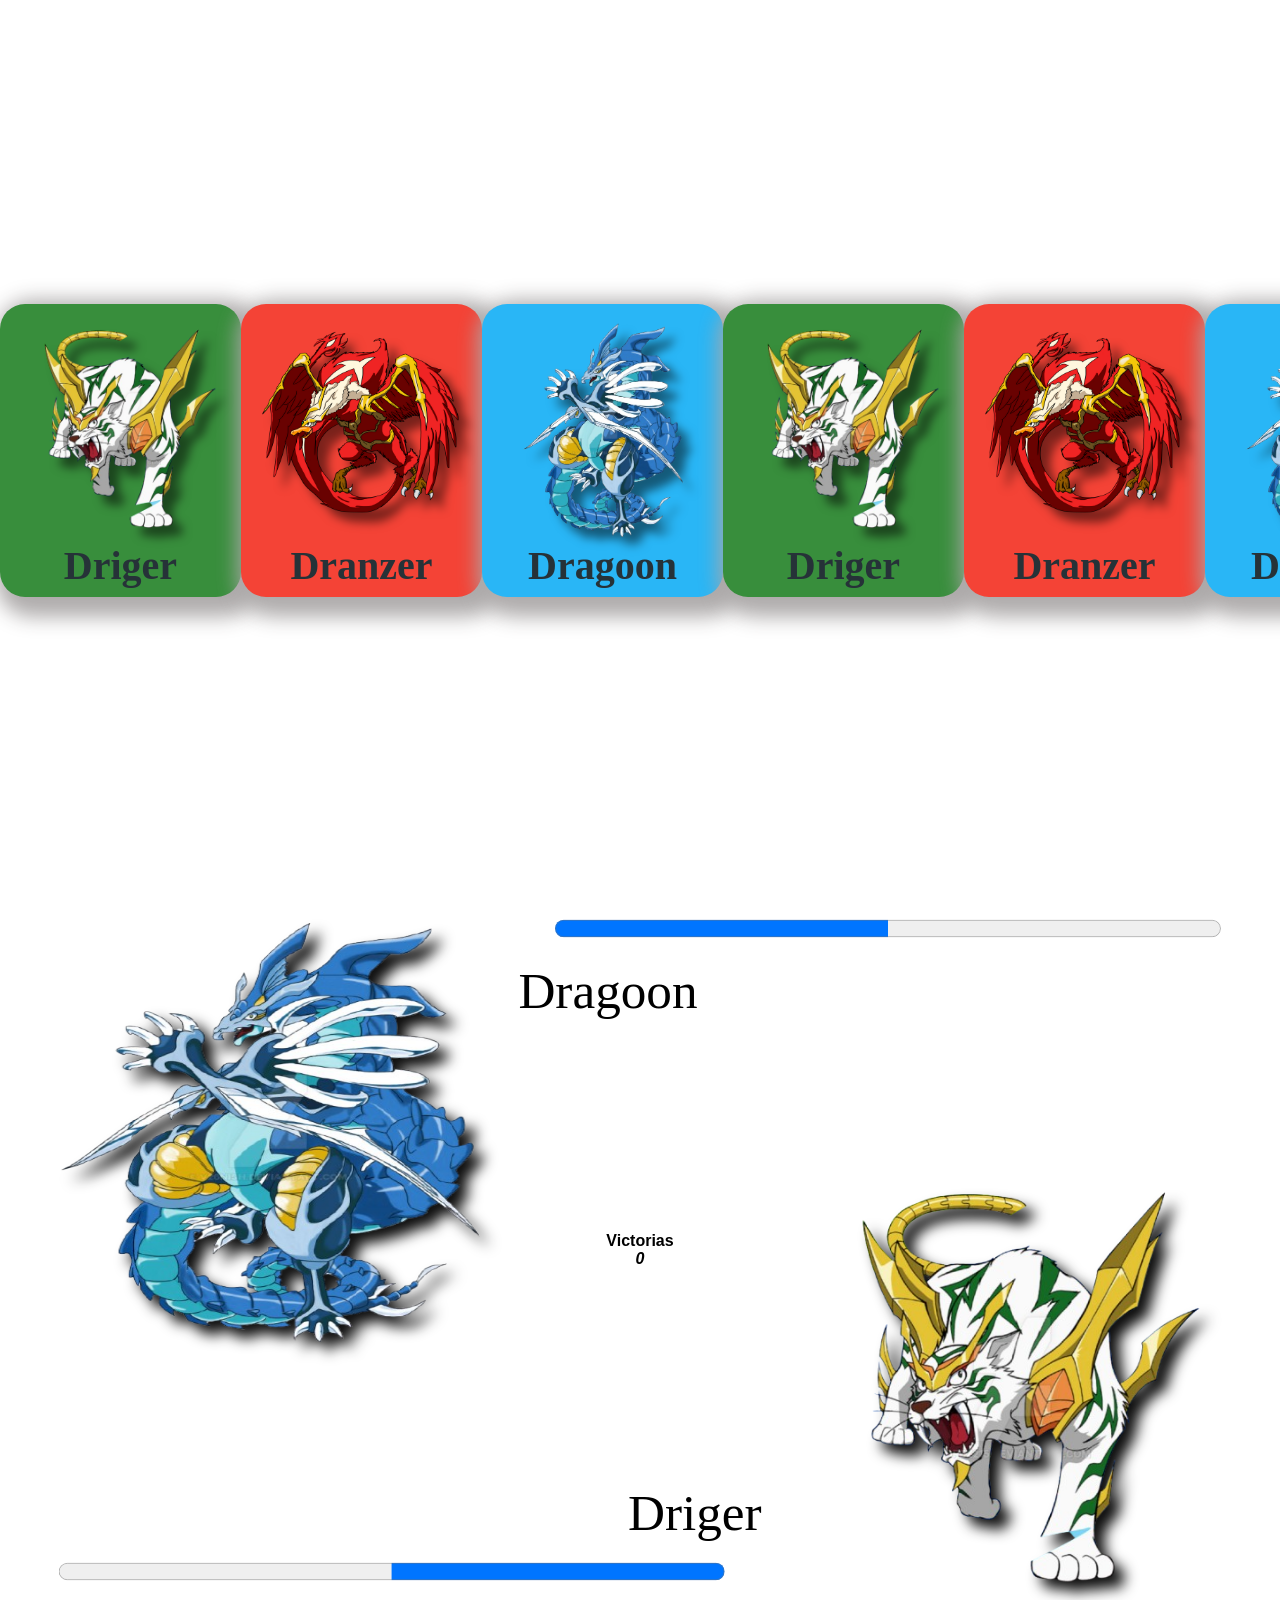
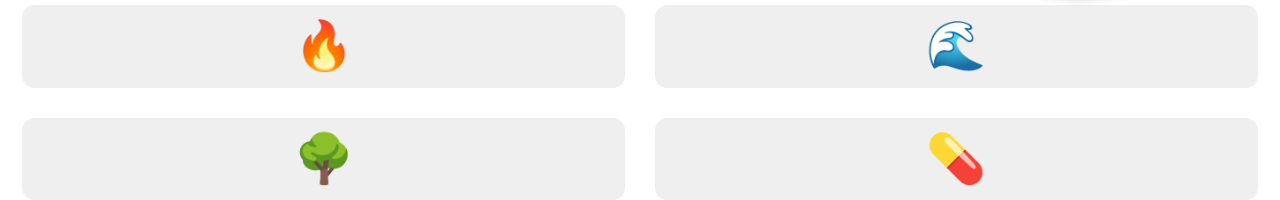
<file: Demo-juego/index.html>
<!doctype html>
<html lang="es">
  <head>
    <meta charset="UTF-8" />
    <meta name="viewport" content="width=device-width, initial-scale=1.0" />
    <title>Document</title>
    <link rel="stylesheet" href="style.css" />
  </head>
  <body>
    <main>
      <section id="choseUrCharacter" class="Selection">
        <article class="Selection__Characters Selection__Characters--Plant">
          <img src="profefts/planta.png" alt="" />
          <strong>Driger</strong>
        </article>
        <article class="Selection__Characters Selection__Characters--Fire">
          <img src="profefts/fuego.png" alt="" />
          <strong>Dranzer</strong>
        </article>
        <article class="Selection__Characters Selection__Characters--Water">
          <img src="profefts/agua.png" alt="" />
          <strong>Dragoon</strong>
        </article>
      </section>
      <section id="Combat">
        <figure class="computer">
          <img src="profefts/agua.png" alt="" />
        </figure>
        <figure class="you">
          <img src="profefts/planta.png" alt="" />
        </figure>
        <span class="computer">Dragoon</span>
        <span class="you">Driger</span>
        <progress class="computer" max="20" value="10"></progress>
        <progress class="you" max="20" value="10"></progress>
        <p>
          victorias<br/>
          <i id="counter">0</i>
        </p>
        <nav>
          <ul>
            <li><button type="button">🔥</button></li>
            <li><button type="button">🌊</button></li>
            <li><button type="button">🌳</button></li>
            <li><button type="button">💊</button></li>
          </ul>
        </nav>
      </section>
      <section></section>
    </main>

    <script src="index.js"></script>
  </body>
</html>
</file>
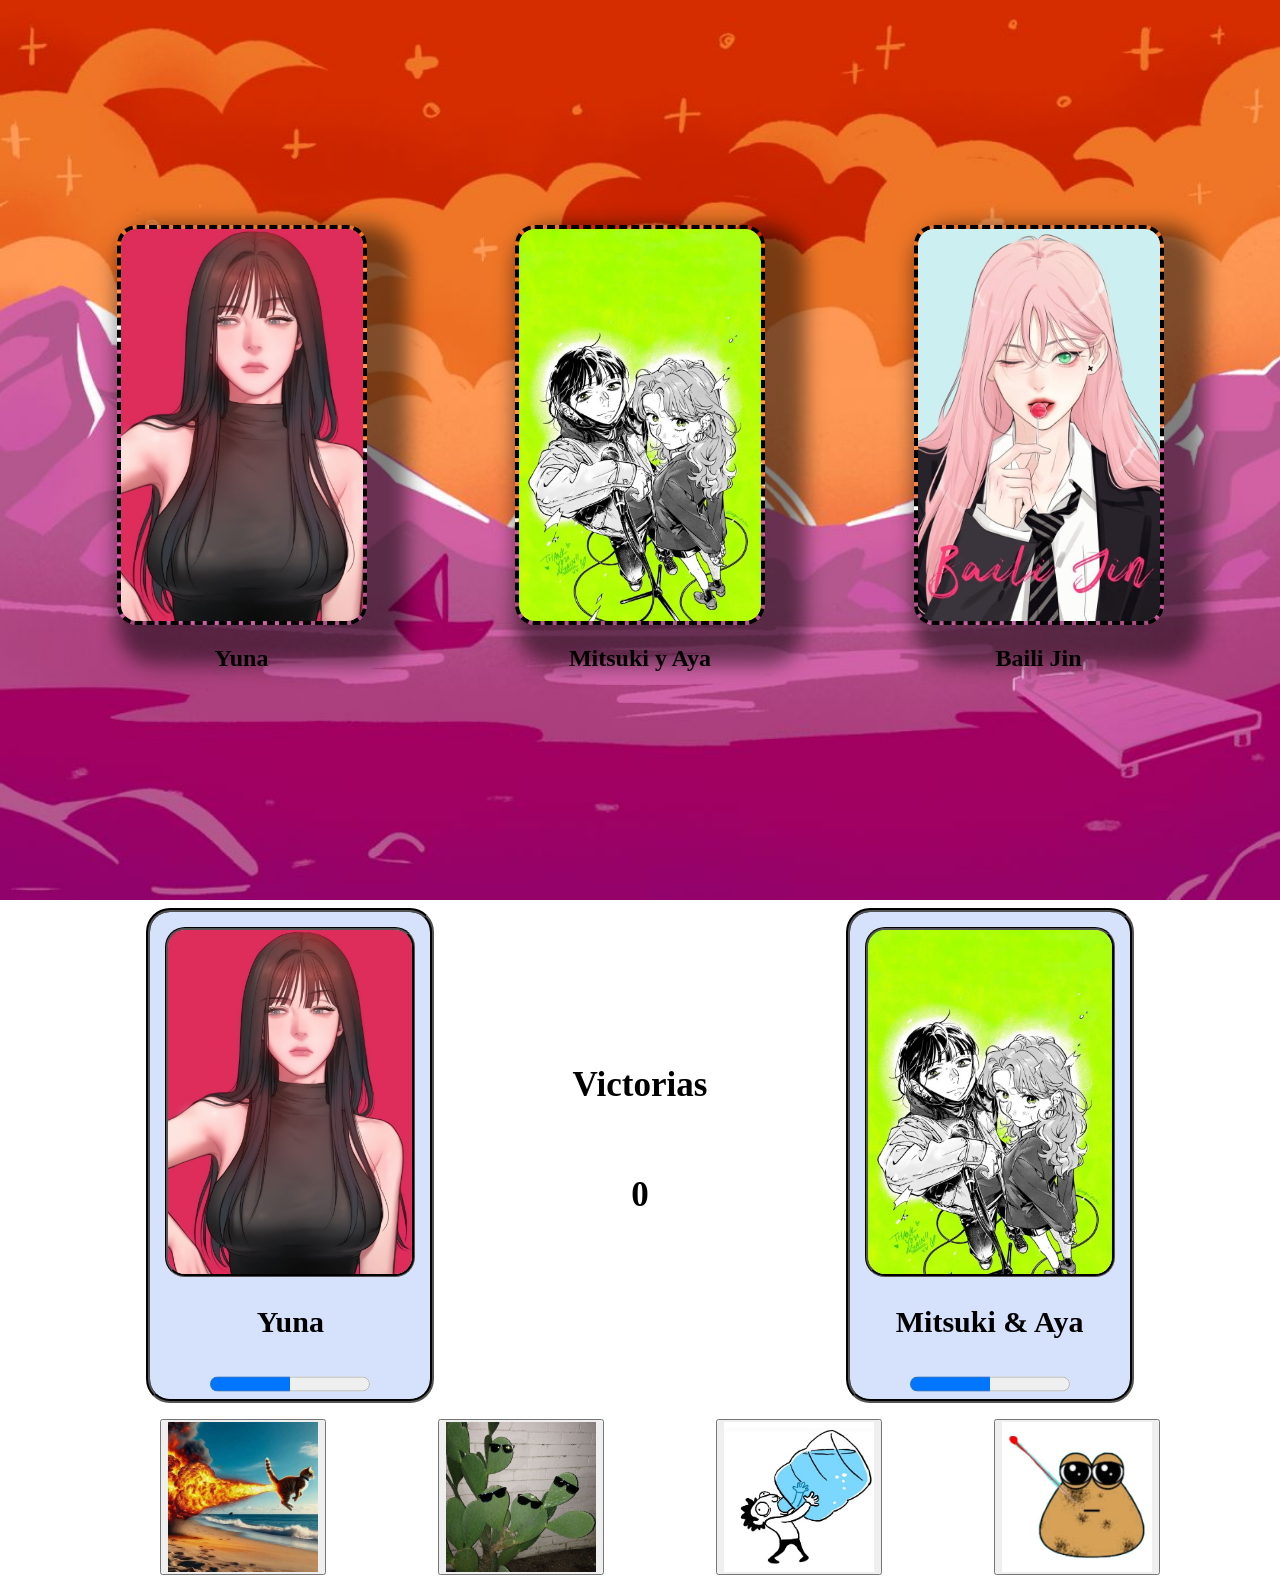
<file: docs/index.html>
<!DOCTYPE html>
<html lang="es">
<head>
    <title>Combate onichan</title>
    <link rel="stylesheet" href="Juego.css">
</head>
<body>
    <main>
        <section class="Personajes">
            <figure class="Eleccion">
                <img class="Eleccion__Imagen" src="imagenes-juego/Fuego.png">
                <img class="Eleccion__Gai" src="imagenes-juego/Gai.png">
                <h1 class="Eleccion__Texto Eleccion__Texto--Yuna">Yuna</h1>
            </figure>
            <figure class="Eleccion">
                <img class="Eleccion__Imagen" src="imagenes-juego/Planta.png">
                <img class="Eleccion__Gai" src="imagenes-juego/Gai.png">
                <h1 class="Eleccion__Texto Eleccion__Texto--Mitsuki">Mitsuki y Aya</h1>
            </figure>
            <figure class="Eleccion">
                <img class="Eleccion__Imagen" src="imagenes-juego/Agua.png">
                <img class="Eleccion__Gai" src="imagenes-juego/Gai.png">
                <h1 class="Eleccion__Texto Eleccion__Texto--Baili">Baili Jin</h1>
            </figure>
        </section>
        <section class="Combates">
            <section class="Informacion">
                <section class="Informacion__Jugadores Informacion__Jugadores--Yo">
                    <figure class="Informacion__Jugador Informacion__Jugador--Yo">
                        <img class="Informacion__Imagen Informacion__Imagen--Yo" src="imagenes-juego/Fuego.png">
                    </figure>
                    <footer class="Informacion__Personaje">
                        <p class="Informacion__Personaje--Nombre">Yuna</p>
                        <progress class="Informacion__Personaje--Vida" max="20" value="10"></progress>
                    </footer>
                </section>
                <section class="Informacion__Victorias">
                    <p class="Informacion__Victorias--Titulo">Victorias <br>
                    <p class="Informacion__Victorias--Conteo">0</p>
                </p>
                 </section>
                <section class="Informacion__Jugadores Informacion__Jugadores--Tu">
                    <figure class="Informacion__Jugador Informacion__Jugador--Tu">
                        <img class="Informacion__Imagen Informacion__Imagen--Tu" src="imagenes-juego/Planta.png">
                    </figure>
                    <footer class="Informacion__Personaje">
                        <p class="Informacion__Personaje--Nombre">Mitsuki & Aya</p>
                        <progress class="Informacion__Personaje--Vida" max="20" value="10"></progress>
                    </footer>
                </section>
            </section>
            <section class="Combates__Poderes">
                <nav class="Combates__Contenedor">
                    <ul class="Combates__Lista">
                        <li class="Combates__Opcion Combates__Opcion--Fuego"><button type="button"><img class="Combates__Boton Combates__Boton--Fuego" src="imagenes-juego/poderFuego.png"></button></li>
                        <li class="Combates__Opcion Combates__Opcion--Planta"><button type="button"><img  class="Combates__Boton Combates__Boton--Planta" src="imagenes-juego/poderPlanta.png"></button></li>
                        <li class="Combates__Opcion Combates__Opcion--Agua"><button type="button"><img class="Combates__Boton Combates__Boton--Agua" src="imagenes-juego/poderAgua.png"></button></li>
                        <li class="Combates__Opcion Combates__Opcion--Cura">
                            <button type="button">
                                <div class="Combates__Imagenes">
                                    <img class="Combates__Boton Combates__Boton--Cura" src="imagenes-juego/Curacion.png">
                                    <img class="Combates__Imagenes--Curada" src="imagenes-juego/Cuarada.png">
                                </div>
                            </button>
                        </li>
                    </ul>
                </nav>
            </section>
        </section>
        <section></section>
    </main>
    <script src="Juego.js"></script>
</body>
</html>
</file>
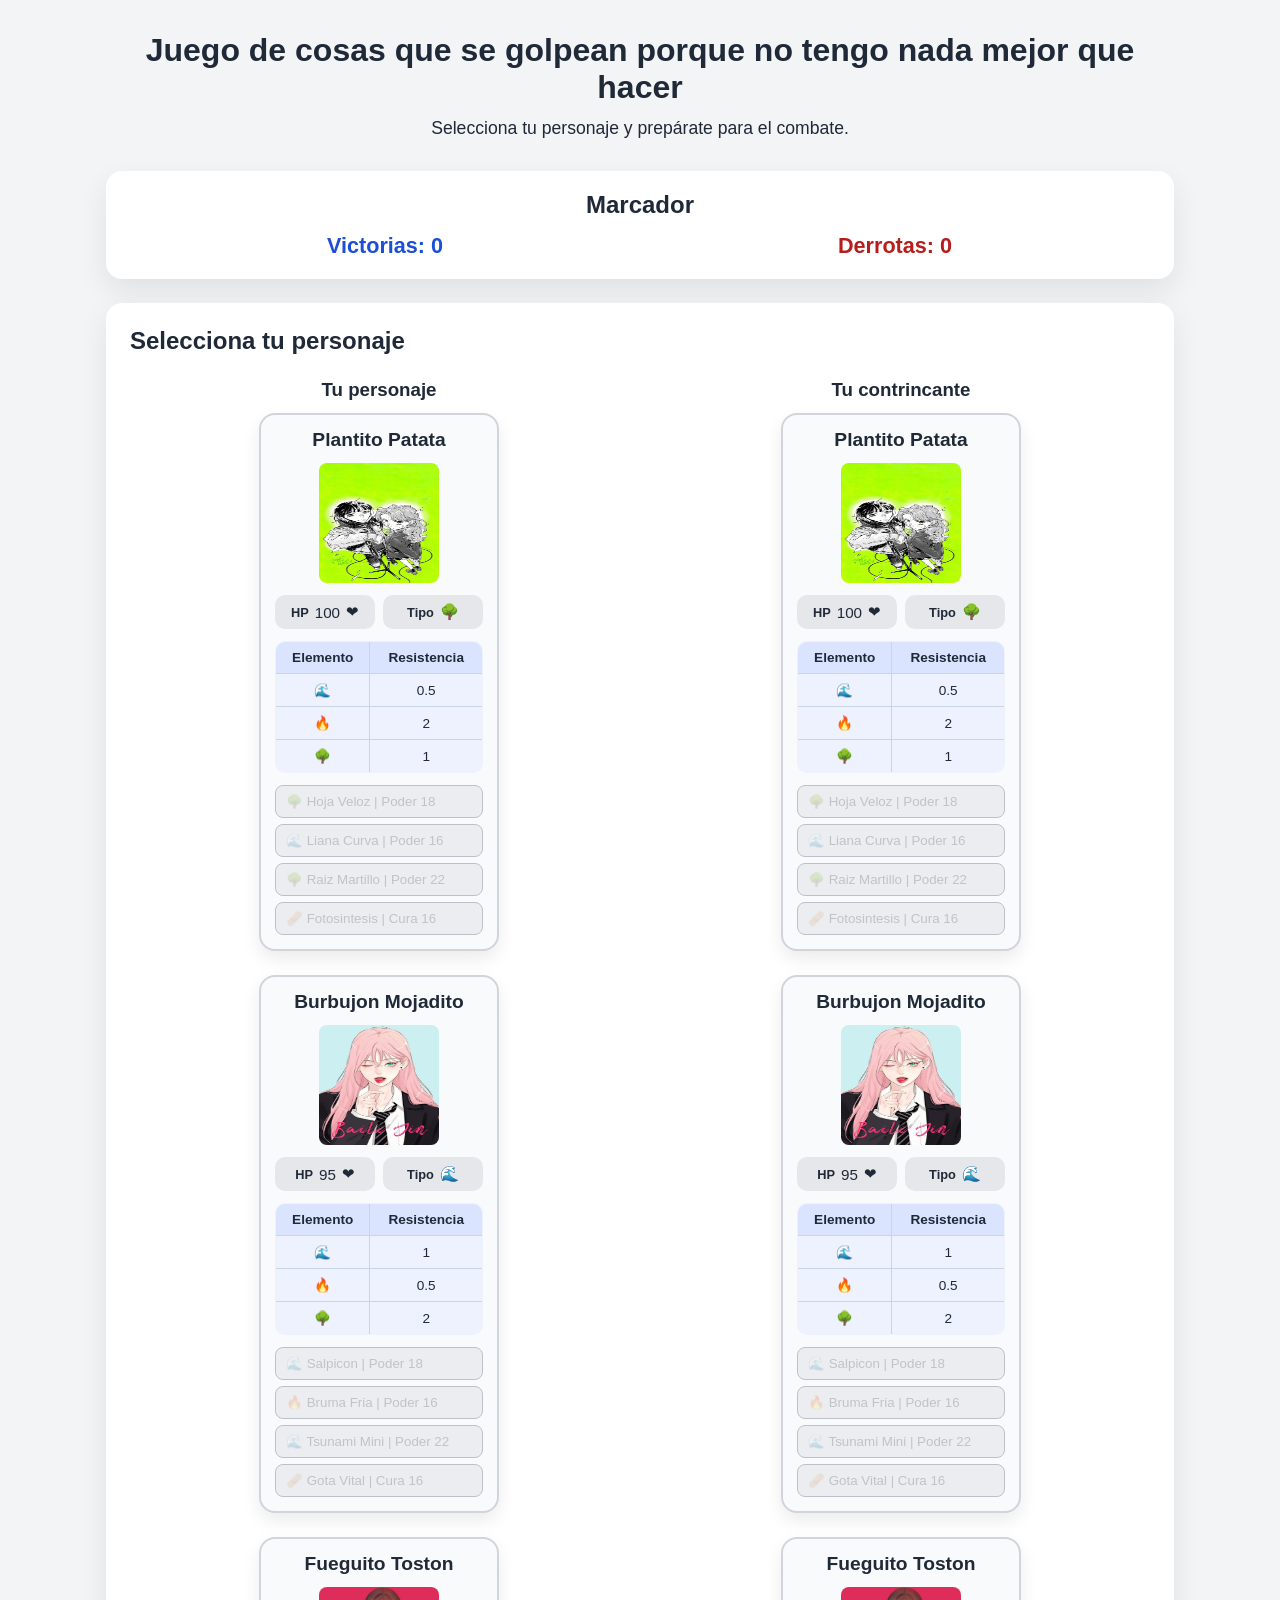
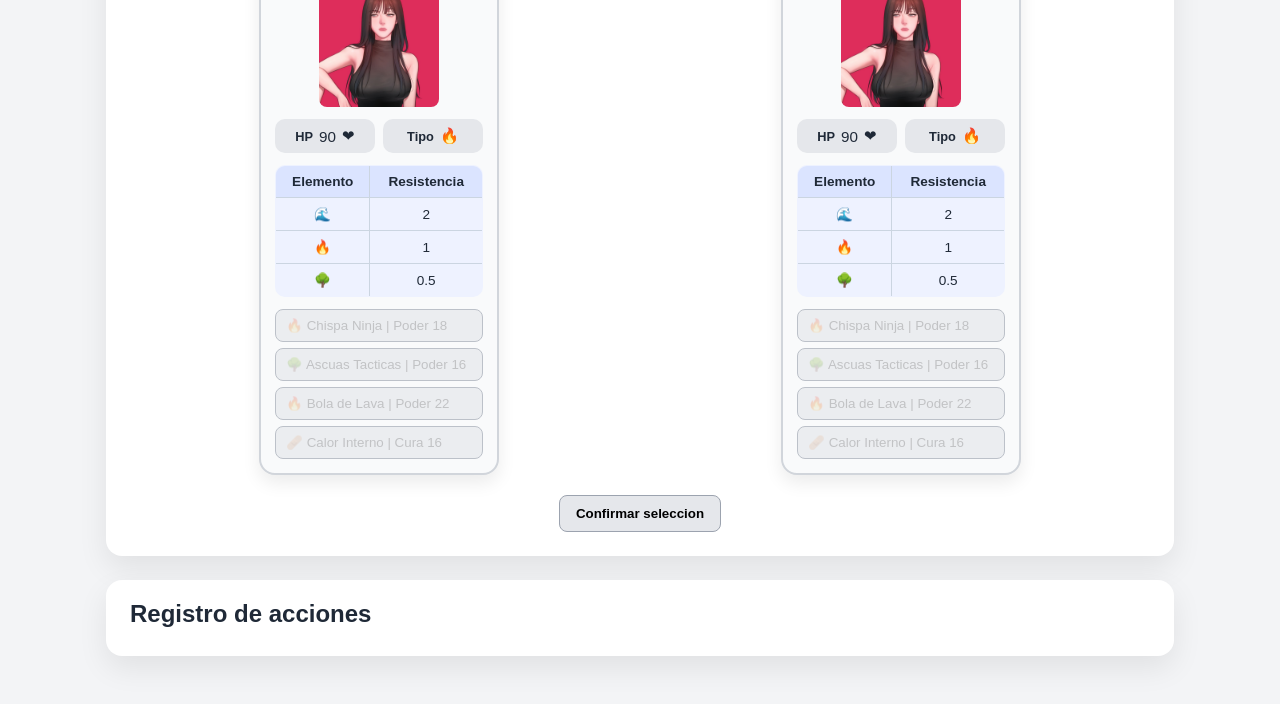
<file: juego-sampai/index.html>
<!doctype html>
<html lang="es">
  <head>
    <meta charset="UTF-8" />
    <meta name="viewport" content="width=device-width, initial-scale=1.0" />
    <title>Juego Sampai</title>
    <link rel="stylesheet" href="style.css" />
    <link rel="stylesheet" href="shared.css" />
    <link rel="stylesheet" href="personaje.css" />
  </head>
  <body>
    <main>
      <header class="pagina__encabezado">
        <h1 class="pagina__titulo">Juego de cosas que se golpean porque no tengo nada mejor que hacer</h1>
        <p class="pagina__descripcion">Selecciona tu personaje y prepárate para el combate.</p>
      </header>

      <section id="marcador" class="panel" aria-labelledby="titulo-marcador">
        <h2 id="titulo-marcador" class="seccion__titulo">Marcador</h2>
        <div class="marcador__contadores">
          <div class="marcador__item">
            <h3 class="marcador__titulo marcador__titulo--victorias">
              Victorias: <span id="contador-victorias">0</span>
            </h3>
          </div>
          <div class="marcador__item">
            <h3 class="marcador__titulo marcador__titulo--derrotas">
              Derrotas: <span id="contador-derrotas">0</span>
            </h3>
          </div>
        </div>
      </section>

      <section id="contenido-principal" aria-label="Contenido principal del juego">
        <section id="seleccion-personaje" class="panel" aria-labelledby="titulo-seleccion-personaje">
          <header class="seccion__encabezado">
            <h2 id="titulo-seleccion-personaje" class="seccion__titulo">Selecciona tu personaje</h2>
          </header>

          <div class="seleccion__columnas">
            <section class="seleccion__bloque">
              <h3 class="seleccion__subtitulo">Tu personaje</h3>
              <ul id="lista-jugador" class="seleccion__lista"></ul>
            </section>

            <section class="seleccion__bloque">
              <h3 class="seleccion__subtitulo">Tu contrincante</h3>
              <ul id="lista-contrincante" class="seleccion__lista"></ul>
            </section>
          </div>

          <div class="seleccion__acciones">
            <button id="btn-confirmar-seleccion" class="boton-accion" type="button">Confirmar seleccion</button>
          </div>
        </section>

        <section id="combate" class="panel" aria-labelledby="titulo-combate" hidden>
          <header>
            <h2 id="titulo-combate">Combate</h2>
          </header>

          <div id="participantes-combate">
            <section id="personaje-jugador" aria-labelledby="titulo-personaje-jugador">
              <h3 id="titulo-personaje-jugador">Tu personaje</h3>
              <ul id="lista-combate-jugador" class="seleccion__lista"></ul>
              <progress id="vida-jugador" max="100" value="100">100%</progress>
            </section>

            <section id="personaje-oponente" aria-labelledby="titulo-personaje-oponente">
              <h3 id="titulo-personaje-oponente">Oponente</h3>
              <ul id="lista-combate-oponente" class="seleccion__lista"></ul>
              <progress id="vida-oponente" max="100" value="100">100%</progress>
            </section>
          </div>

          <section id="acciones-combate" aria-labelledby="titulo-acciones-combate">
            <h3 id="titulo-acciones-combate">Acciones disponibles</h3>
          </section>

          <footer class="combate__acciones-finales">
            <button id="btn-volver-seleccion" class="boton-accion" type="button" hidden>Volver a seleccion de personaje</button>
          </footer>
        </section>
      </section>

      <footer id="registro-combate" class="panel" aria-labelledby="titulo-registro-combate">
        <h2 id="titulo-registro-combate" class="seccion__titulo">Registro de acciones</h2>
        <ol id="lista-registro"></ol>
      </footer>
    </main>
    <script src="personajes.js"></script>
    <script src="render-personajes.js"></script>
    <script src="combate.js"></script>
    <script src="index.js"></script>
  </body>
</html>
</file>
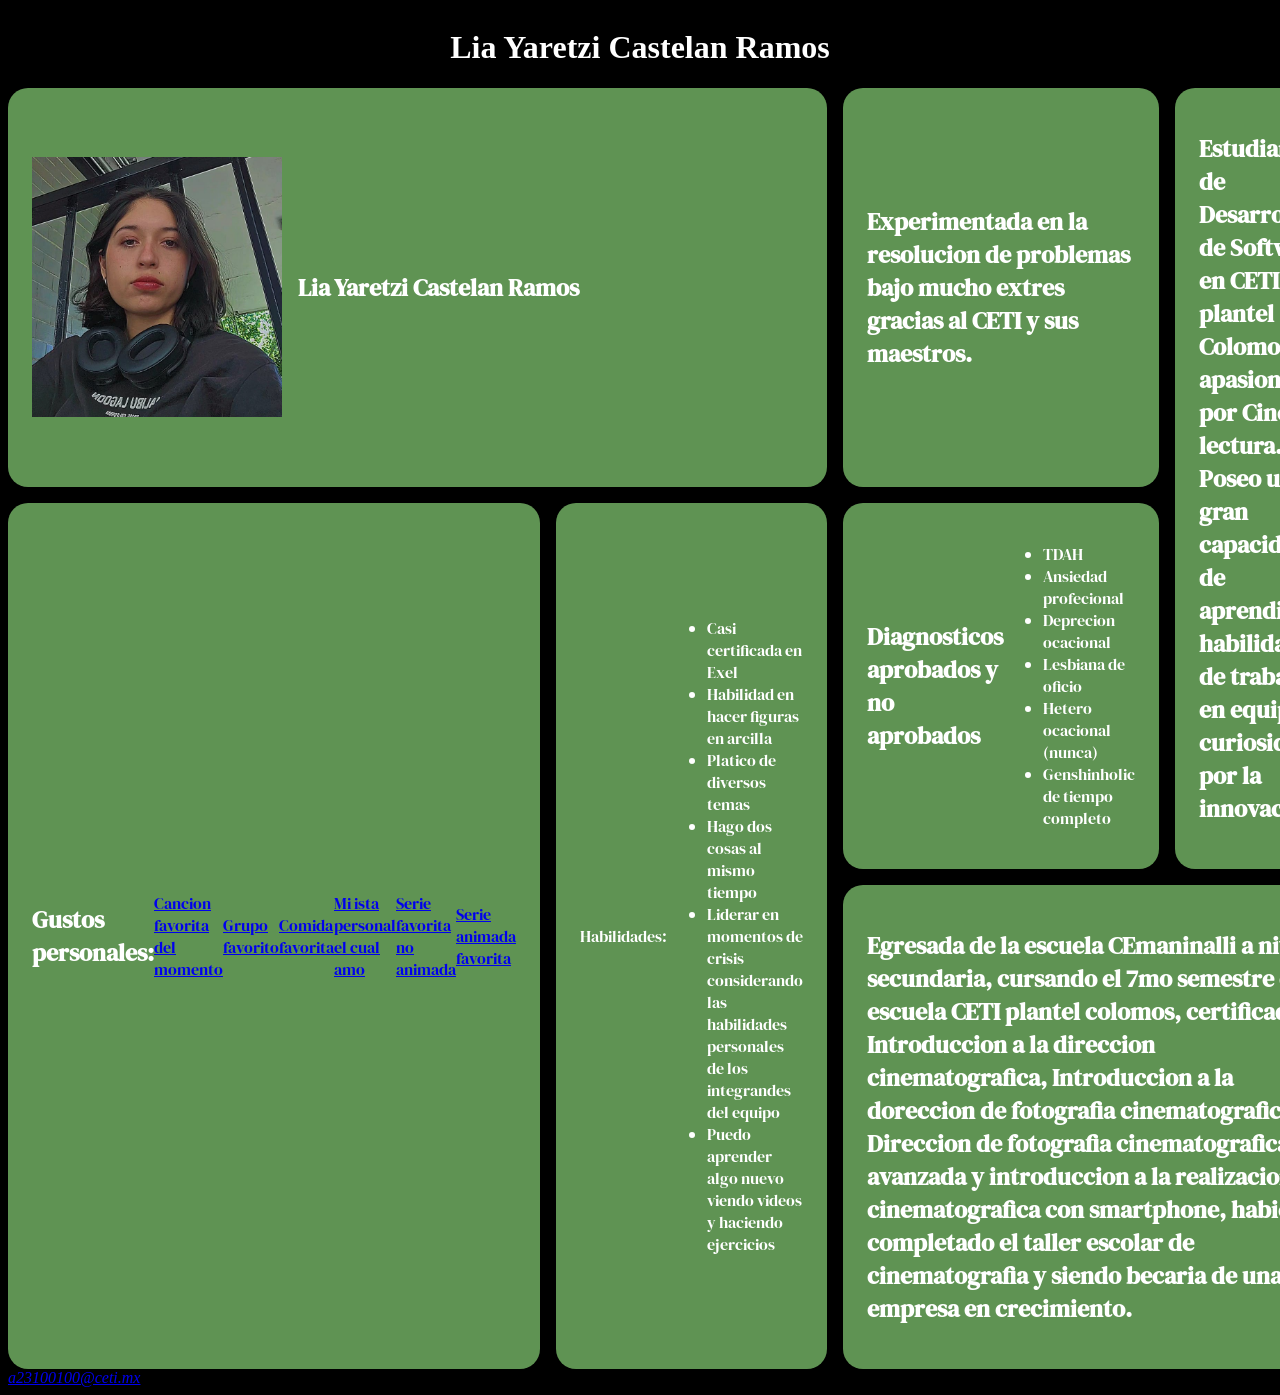
<file: Prctica5/practica5/Practica5_web.html>
<!DOCTYPE html>
<html lang="es">
<head>
    <link rel="stylesheet" href="Practica5_web.css">
    <title>Practica 5 - CV Web Personal</title>
</head>
<body>
    <header id="titulo">
        <h1 class="letra">Lia Yaretzi Castelan Ramos</h1>
    </header>

    <main class="letra bento">
        <section id="Presentacion">
            <img width="250" src="imagenes/perfil.jpg" alt="fotito">
            <h2>Lia Yaretzi Castelan Ramos</h2>
        </section>
        <article id="Quehago">
            <h2>Estudiante de Desarrollo de Software en CETI plantel Colomos apasionada por Cine y la lectura. Poseo una gran capacidad de aprendizaje, habilidades de trabajo en equipo y curiosidad por la innovación.</h2>
        </article>
        <section id="Estudios">
            <h2>Egresada de la escuela CEmaninalli a nivel secundaria, cursando el 7mo semestre en la escuela CETI plantel colomos, certificada en Introduccion a la direccion cinematografica, Introduccion a la doreccion de fotografia cinematografica, Direccion de fotografia cinematografica avanzada y introduccion a la realizacion cinematografica con smartphone, habiendo completado el taller escolar de cinematografia y siendo becaria de una empresa en crecimiento.</h2>
        </section>
        <section id="Experiencia">
            <h2>Experimentada en la resolucion de problemas bajo mucho extres gracias al CETI y sus maestros.</h2>
        </section>
        <section id="Habilidades">
            <p>Habilidades: </p>
            <ul>
                <li>
                    Casi certificada en Exel
                </li>
                <li>
                    Habilidad en hacer figuras en arcilla
                </li>
                <li>
                    Platico de diversos temas
                </li>
                <li>
                    Hago dos cosas al mismo tiempo
                </li>
                <li>
                    Liderar en momentos de crisis considerando las habilidades personales de los integrandes del equipo
                </li>
                <li>
                    Puedo aprender algo nuevo viendo videos y haciendo ejercicios
                </li>
            </ul>
        </section>

        <nav id="Gustos">
            <h2>Gustos personales: </h2>
            <a href="https://youtu.be/rK5TyISxZ_M?si=p7wDH8w0zZtq0c47">Cancion favorita del momento</a>
            <a href="https://www.youtube.com/channel/UCOmHUn--16B90oW2L6FRR3A">Grupo favorito</a>
            <a href="https://www.google.com/search?q=welintong&oq=welintong&gs_lcrp=EgZjaHJvbWUyBggAEEUYOdIBCTIxNDQ3ajBqNKgCALACAA&sourceid=chrome&ie=UTF-8">Comida favorita</a>
            <a href="https://www.instagram.com/yare_are_rosie/">Mi ista personal el cual amo</a>
            <a href="https://www.netflix.com/search?q=bri&jbv=80232398">Serie favorita no animada</a>
            <a href="https://www.disneyplus.com/es-419/browse/entity-4249e544-b4cd-4f3d-bb68-31967428ce13">Serie animada favorita</a>
        </nav>
        <section id="Libre">
            <h2>
                Diagnosticos aprobados y no aprobados
            </h2>
            <ul>
                <li>
                    TDAH
                </li>
                <li>
                    Ansiedad profecional
                </li>
                <li>
                    Deprecion ocacional
                </li>
                <li>
                    Lesbiana de oficio
                </li>
                <li>
                    Hetero ocacional (nunca)
                </li>
                <li>
                    Genshinholic de tiempo completo
                </li>
            </ul>
        </section>
    </main>
    <footer>
        <address class="bento" id="Contacto">
            <a href="mailto:a23100100@ceti.mx">a23100100@ceti.mx</a>
        </address>
    </footer>
</body>
</html>
</file>
<file: Demo-juego/style.css>
* {
  box-sizing: border-box;
  margin: 0;
  --plant: #388e3c;
  --plant_neon: #f2fde4;
  --fire: #f44336;
  --water: #29b6f6;
}
*{
  /* border: 1px solid pink; */
}

#choseUrCharacter {
  display: flex;
  min-height: 100vh;
  align-items: center;
  justify-content: space-evenly;
  /* display: none; */
}

.Selection__Characters {
  display: flex;
  flex-direction: column;
  align-items: center;
  gap: 5px;

  border-radius: 25px;
  box-shadow: 8px 8px 20px 12px #aaa7a7f0;
  padding: 8px;
}
.Selection__Characters img {
  height: 225px;
  aspect-ratio: 1;
  object-fit: contain;
  filter: drop-shadow(10px 10px 5px #00000080);
  transition: all .25s ease-in-out;
}
.Selection__Characters strong {
  font-size: 2.5rem;
  color: #263238;
  text-align: center;
  transition: all .25s ease-in-out;
}

.Selection__Characters--Plant {
  background-color: var(--plant,green);
}
.Selection__Characters--Fire {
  background-color: var(--fire, red);
}
.Selection__Characters--Water {
  background-color: var(--water,blue);
}

.Selection__Characters:hover {
  background-color: #000;
}
.Selection__Characters:hover strong {
  filter: drop-shadow(1px 1px 5px #fff);
  text-shadow: 2px 0px #fff, -2px 0px #fff, 
               0px 2px #fff, 0px -2px #fff,
               1px 1px #fff, -1px -1px #fff,
               1px -1px #fff, -1px 1px #fff;
}





.Selection__Characters--Plant:hover img {
  transform: scale(1.2);
  filter: drop-shadow(30px 30px 7px var(--plant));
}
.Selection__Characters--Fire:hover img {
  transform: scale(1.2);
  filter: drop-shadow(30px 30px 7px var(--fire));
}
.Selection__Characters--Water:hover img {
  transform: scale(1.2);
  filter: drop-shadow(30px 30px 7px var(--water));
}


.Selection__Characters--Plant:hover strong {
  transform: scale(1.2);
  /* filter: drop-shadow(4px 4px 2px var(--plant)); */
  color: var(--plant);
}
.Selection__Characters--Fire:hover strong {
  transform: scale(1.2);
  /* filter: drop-shadow(4px 4px 2px var(--fire)); */
  color: var(--fire);
}
.Selection__Characters--Water:hover strong {
  transform: scale(1.2);
  /* filter: drop-shadow(4px 4px 2px var(--water)); */
  color: var(--water);
}



#Combat{
  display: grid;
  grid-template-columns: repeat(5, 19vw);
  grid-template-rows: 6.25vh 6.25vh 25vh 25vh 6.25vh 6.25vh auto;
  justify-content: center;
  width: 100vw;
  height: 100vh;
  gap: 5px;
  grid-template-areas: 'f1 f1 p1 p1 p1'
                       'f1 f1 n1 n1 n1'
                       'f1 f1 mc f2 f2'
                       'f1 f1 mc f2 f2'
                       'n2 n2 n2 f2 f2'
                       'p2 p2 p2 f2 f2'
                       'kp kp kp kp kp';
}
#Combat>p{
  grid-area: mc;
  align-self: center;
  text-align: center;
  font-weight: bold;
  text-transform: capitalize;
  font-family: 'Franklin Gothic Medium', 'Arial Narrow', Arial, sans-serif;
}

#Combat figure.computer{
  grid-area: f1;
  align-items: start;
}
#Combat figure.you{
  grid-area: f2;
  align-items: end;
}

#Combat progress.computer{
  grid-area: p1;
}
#Combat progress.you{
  grid-area: p2;
  transform: rotate(180deg);
}

#Combat span.computer{
  grid-area: n1;
}
#Combat span.you{
  grid-area: n2;
  text-align: right;
}

#Combat progress{
  width: 90%;
  align-self: center;
  height: 35px;
  justify-self: center;
  
}
#Combat nav{
  grid-area: kp;
}
#Combat nav ul{
  display: grid;
  grid-template-columns: repeat(2, 1fr);
  grid-template-rows: repeat(2, 1fr);
  gap: 30px;
  width: 100%;
  height: 100%;
  padding: 0;
}
#Combat nav ul li{
  display: block;
}

#Combat nav ul li button{
  width: 100%;
  height: 100%;
  font-size: 3rem;
  border: 0;
  border-radius: 12.5px;
}
#Combat nav ul li button:active{
  background-color: #00000080;
  font-size: 4rem;
}
#Combat figure {
  display: grid;
  justify-items: center;
}
#Combat figure img{
  width: 90%;
  aspect-ratio: 1;
  filter: drop-shadow(10px 10px 7px #0f0f0f);
}
#Combat span{
  font-size: 3.2rem;
}
</file>
<file: docs/Juego.css>
*{
    box-sizing: border-box;
    cursor: url("https://cdn.custom-cursor.com/db/7648/32/meme-pop-cat-cursor.png"), pointer;
}

.Personajes{
    display: flex;
    min-height: 100vh;
    align-items: center;
    justify-content: space-evenly;
}
body{
    background-image: url(imagenes-juego/fondo.png);
    background-repeat: no-repeat;
    background-size: cover;
    background-position: center;
    background-attachment: fixed;
}

.Eleccion{
    position: relative;
    display: flex;
    flex-direction: column;
    align-items: center;
}

.Eleccion__Imagen{
    cursor: url("https://cdn.custom-cursor.com/db/7647/32/meme-pop-cat-pointer.png"), pointer;
    border-radius: 20px;
    width: 250px;
    height: 400px;
    object-fit: cover;
    border: 4px;
    border-style:dashed;
    border-color: black;
    box-shadow: 20px 20px 20px 20px rgba(0, 0, 0, 0.5);
}

.Eleccion__Gai{
    cursor: url("https://cdn.custom-cursor.com/db/7647/32/meme-pop-cat-pointer.png"), pointer;
    position: absolute;
    width: 300px;
    height: 300px;
    border-radius: 20px;
    opacity: 0;
    transition: 0.4s;
}

.Eleccion:hover .Eleccion__Gai {
    opacity: 0.9;
}

.Informacion{
    display: flex;
    flex-direction: row;
    justify-content: space-evenly;
    align-items: center;
}

.Informacion__Jugadores{
    border-radius: 24px;
    border: 4px;
    border-style: groove;
    border-color: black;
    background-color: rgb(214, 225, 252);
}

.Informacion__Jugador{
    margin: 0;
}

.Informacion__Imagen{
    border: 3px;
    border-color: black;
    border-style: groove;
    margin: 15px;
    width: 250px;
    height: 350px;
    object-fit: cover;
    padding: 0;
    border-radius: 20px;
}

.Informacion__Personaje{
    display: flex;
    align-items: center;
    flex-direction: column;
}

.Informacion__Personaje--Nombre{
    margin-top: 9px;
    font-weight: bold;
    font-size: 30px;
}

.Informacion__Victorias{
    display: flex;
    flex-direction: column;
    align-items: center;
}

.Informacion__Victorias--Titulo, .Informacion__Victorias--Conteo{
    font-weight: bold;
    font-size: 35px;
}

.Informacion__Personaje--Vida{
    padding: 15px;
}

.Combates__Lista{
    display: flex;
    justify-content: space-evenly;
    flex-direction: row;
    list-style: none;
}

.Combates__Opcion{
    display: flex;
    align-items: center;
    flex-direction: row;
}

.Combates__Boton{
    cursor: url("https://cdn.custom-cursor.com/db/7647/32/meme-pop-cat-pointer.png"), pointer;
    width: 150px;
    height: 150px;
    object-fit: cover;
    display: block;
}

.Combates__Imagenes{
    position: relative;
    width: 150px;
    height: 150px;
}

.Combates__Imagenes--Curada{
    cursor: url("https://cdn.custom-cursor.com/db/7647/32/meme-pop-cat-pointer.png"), pointer;
    position: absolute;
    top: 0;
    left: 0;
    width: 150px;
    height: 150px;
    border-radius: 20px;
    opacity: 0;
    transition: 0.4s;
}

.Combates__Imagenes:hover .Combates__Imagenes--Curada{
    opacity: 0.5;
}
</file>
<file: juego-sampai/style.css>
* {
  box-sizing: border-box;
}

body {
  margin: 0;
  font-family: Arial, sans-serif;
  background-color: #f3f4f6;
  color: #1f2937;
}

img {
  display: block;
  max-width: 100%;
}

main {
  width: 100%;
  max-width: 1100px;
  margin: 0 auto;
  padding: 32px 16px 48px;
}

.pagina__encabezado {
  margin-bottom: 32px;
  text-align: center;
}

.pagina__titulo {
  margin: 0 0 12px;
}

.pagina__descripcion {
  margin: 0;
  font-size: 1.1rem;
}

.panel {
  padding: 20px 24px;
  border-radius: 16px;
  background-color: #ffffff;
  box-shadow: 0 12px 30px rgba(0, 0, 0, 0.08);
}

#marcador {
  margin-bottom: 24px;
}

.marcador__contadores {
  display: flex;
  justify-content: space-evenly;
  width: 100%;
}

.marcador__item {
  width: 50%;
  display: flex;
  justify-content: center;
}

.marcador__titulo {
  margin: 0;
  font-size: 1.35rem;
}

#titulo-marcador {
  width: 100%;
  margin: 0 0 14px;
  text-align: center;
}

.marcador__titulo--victorias {
  color: #1d4ed8;
}

.marcador__titulo--derrotas {
  color: #b91c1c;
}

#contenido-principal {
  margin-bottom: 24px;
}

#seleccion-personaje {
  padding: 24px;
}

.seccion__encabezado {
  margin-bottom: 24px;
}

.seccion__titulo {
  margin: 0 0 8px;
}

.seccion__descripcion {
  margin: 0;
}

.seleccion__columnas {
  display: flex;
  flex-wrap: wrap;
  justify-content: center;
  gap: 24px;
}

.seleccion__bloque {
  flex: 1;
  min-width: 280px;
}

.seleccion__subtitulo {
  margin: 0 0 12px;
  text-align: center;
}

.seleccion__lista {
  display: flex;
  flex-wrap: wrap;
  justify-content: center;
  gap: 24px;
  padding: 0;
  margin: 0;
  list-style: none;
}

.seleccion__acciones {
  margin-top: 20px;
  text-align: center;
}

.boton-accion {
  padding: 10px 16px;
  border: 1px solid #9ca3af;
  border-radius: 8px;
  background-color: #e5e7eb;
  font-weight: bold;
  cursor: pointer;
}

#combate {
  margin-top: 24px;
  padding: 24px;
}

#participantes-combate {
  display: flex;
  flex-wrap: wrap;
  justify-content: center;
  gap: 24px;
}

#personaje-jugador,
#personaje-oponente {
  width: 280px;
  padding: 16px;
  border: 2px solid #d1d5db;
  border-radius: 12px;
  background-color: #f9fafb;
  text-align: center;
}

#vida-jugador,
#vida-oponente {
  width: 100%;
  margin-top: 12px;
}

.combate__acciones-finales {
  margin-top: 16px;
  text-align: center;
}

#registro-combate {
  padding: 20px 24px;
}

#lista-registro {
  margin: 0;
  padding-left: 20px;
  display: grid;
  gap: 8px;
}
</file>
<file: juego-sampai/shared.css>
.hoverText {
  position: relative;
  display: inline-flex;
  align-items: center;
  justify-content: center;
  cursor: help;
}

.hoverText:hover::after {
  content: attr(data-hover-text);
  position: absolute;
  top: -28px;
  left: -10px;
  padding: 4px 8px;
  border-radius: 6px;
  background-color: #111827;
  color: #ffffff;
  font-size: 0.75rem;
  white-space: nowrap;
}
</file>
<file: juego-sampai/personaje.css>
.personaje {
  display: flex;
  flex-direction: column;
  gap: 12px;
  width: 240px;
  min-height: 360px;
  padding: 14px;
  border: 2px solid #d1d5db;
  border-radius: 16px;
  background-color: #f9fafb;
  box-shadow: 0 8px 18px rgba(0, 0, 0, 0.08);
}

.personaje--seleccionable {
  cursor: pointer;
}

.personaje--seleccionado {
  border-color: #2563eb;
  box-shadow: 0 0 0 3px #bfdbfe;
}

.personaje__nombre {
  margin: 0;
  font-size: 1.2rem;
  text-align: center;
}

.personaje__imagen {
  width: 120px;
  height: 120px;
  margin: 0 auto;
  border-radius: 8px;
}

.personaje__datos {
  display: flex;
  flex-direction: row;
  justify-content: space-evenly;
  gap: 8px;
  margin: 0;
}

.personaje__atributo {
  display: flex;
  align-items: center;
  justify-content: center;
  width: 100%;
  gap: 6px;
  padding: 8px;
  border-radius: 10px;
  background-color: #e5e7eb;
}

.personaje__etiqueta {
  font-size: 0.8rem;
  font-weight: bold;
}

.personaje__valor {
  display: inline-flex;
  font-size: 0.95rem;
}

.personaje__icono {
  font-size: 0.95rem;
}

.personaje__stats {
  width: 100%;
  border-collapse: collapse;
  font-size: 0.85rem;
  background-color: #eef2ff;
  border-radius: 10px;
  overflow: hidden;
  border: 1px solid #cbd5e1;
}

.personaje__stats th {
  padding: 8px 6px;
  text-align: center;
  background-color: #dbe4ff;
  border: 1px solid #cbd5e1;
}

.personaje__stats td {
  padding: 8px 6px;
  text-align: center;
  border: 1px solid #cbd5e1;
}

.personaje__acciones {
  display: flex;
  flex-direction: column;
  gap: 6px;
  padding: 0;
  margin: 0;
  list-style: none;
}

.personaje__accion {
  width: 100%;
  padding: 8px 10px;
  border: 1px solid #9ca3af;
  border-radius: 8px;
  background-color: #e5e7eb;
  text-align: left;
  cursor: pointer;
}

.personaje__accion:disabled {
  opacity: 0.65;
  cursor: not-allowed;
}
</file>
<file: Prctica5/practica5/Practica5_web.css>
@import url('https://fonts.googleapis.com/css2?family=DM+Serif+Display:ital@0;1&display=swap');

body{
    background-color: black;
}

#titulo{
    display: flex;
    color: white;
    justify-content: center;
}

.bento{
    display: grid;
    grid-template-columns: 4fr;
    grid-template-rows: 3fr;
    gap: 16px;
}

.bento section,
.bento article,
.bento nav {
    background-color: #5f9353;
    border-radius: 20px;
    padding: 24px;
    color: white;
    font-family: "DM Serif Display", serif;
}

#Presentacion{
    grid-area: 1/1/2/3;
    display: flex;
    align-items: center;
    gap: 16px;
}

#Quehago{
    grid-area: 1/4/3/5;
    display: flex;
    align-items: center;
}

#Estudios{
    grid-area: 3/3/4/5;
    display: flex;
    align-items: center;
}


#Experiencia{
    grid-area: 1/3/2/4;
    display: flex;
    align-items: center;
}

#Habilidades{
    grid-area: 2/2/4/3;
    display: flex;
    align-items: center;
}

#Gustos{
    grid-area: 2/1/4/2;
    display: flex;
    align-items: center;
}

#Libre{
    grid-area: 2/3/3/4;
    display: flex;
    align-items: center;
}
</file>
